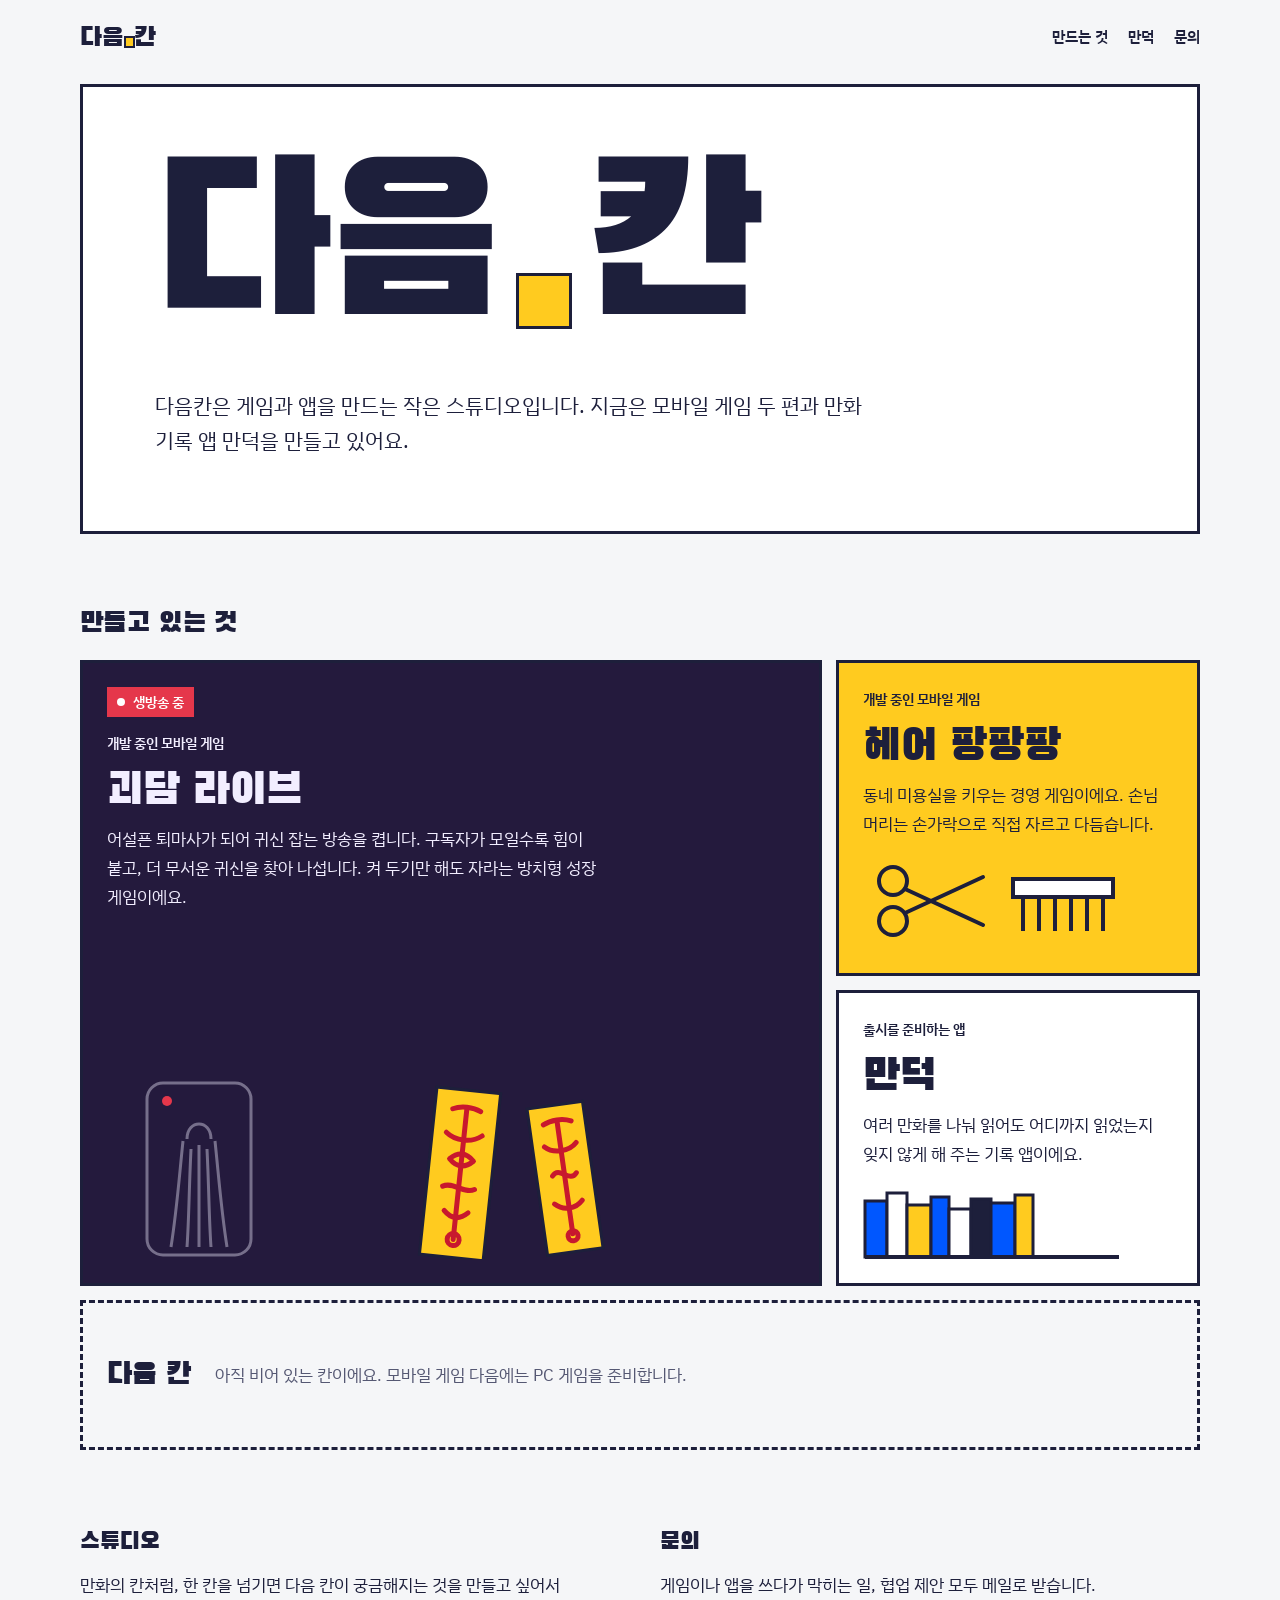
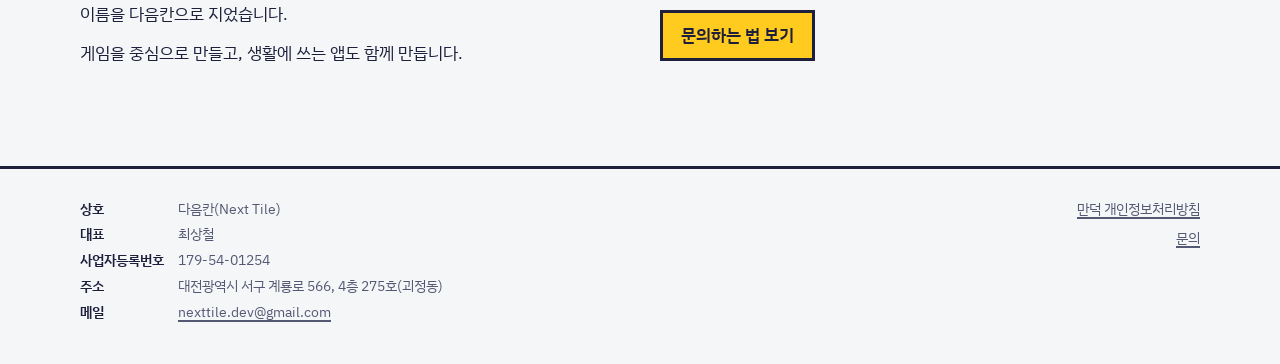
<file: index.html>
<!doctype html>
<html lang="ko">
<head>
<meta charset="utf-8">
<meta name="viewport" content="width=device-width, initial-scale=1">
<title>다음칸 | 게임과 앱을 만드는 스튜디오</title>
<meta name="description" content="다음칸(Next Tile)은 모바일 게임 괴담 라이브, 헤어 팡팡팡과 만화 기록 앱 만덕을 만드는 스튜디오입니다.">
<link rel="preconnect" href="https://fonts.googleapis.com">
<link rel="preconnect" href="https://fonts.gstatic.com" crossorigin>
<link href="https://fonts.googleapis.com/css2?family=Black+Han+Sans&family=IBM+Plex+Sans+KR:wght@400;600&display=swap" rel="stylesheet">
<link rel="stylesheet" href="/styles.css">
<link rel="icon" href="/favicon.svg" type="image/svg+xml">
</head>
<body>
<header class="wrap site-head">
  <a class="logo" href="/" aria-label="다음칸 처음으로">다음<span class="dot" aria-hidden="true"></span>칸</a>
  <nav class="site-nav" aria-label="사이트">
    <a href="/#works">만드는 것</a>
    <a href="/mandeok/">만덕</a>
    <a href="/support/">문의</a>
  </nav>
</header>

<main class="wrap">
  <section class="hero" aria-labelledby="hero-title">
    <h1 class="hero-mark" id="hero-title" aria-label="다음칸">다음<span class="dot" aria-hidden="true"></span>칸</h1>
    <p class="hero-text">다음칸은 게임과 앱을 만드는 작은 스튜디오입니다. 지금은 모바일 게임 두 편과 만화 기록 앱 만덕을 만들고 있어요.</p>
  </section>

  <h2 class="section-title" id="works">만들고 있는 것</h2>
  <div class="page">
    <article class="panel panel-ghost" aria-labelledby="ghost-title">
      <span class="live">생방송 중</span>
      <p class="status">개발 중인 모바일 게임</p>
      <h3 id="ghost-title">괴담 라이브</h3>
      <p>어설픈 퇴마사가 되어 귀신 잡는 방송을 켭니다. 구독자가 모일수록 힘이 붙고, 더 무서운 귀신을 찾아 나섭니다. 켜 두기만 해도 자라는 방치형 성장 게임이에요.</p>
      <div class="art" aria-hidden="true">
        <svg viewBox="0 0 520 180" width="520" height="180">
          <g fill="none" stroke="#F2EEFF" stroke-width="3" opacity="0.4">
            <rect x="40" y="4" width="104" height="172" rx="16"/>
            <path d="M80 60 C80 40 104 40 104 60"/>
            <path d="M76 62 C72 100 70 130 64 168"/>
            <path d="M108 62 C112 100 114 130 120 168"/>
            <path d="M84 70 C82 110 82 140 80 168"/>
            <path d="M100 70 C102 110 102 140 104 168"/>
            <path d="M92 66 V168"/>
          </g>
          <circle cx="60" cy="22" r="5" fill="#E5374B"/>
          <g transform="translate(330 8) rotate(6)">
            <rect x="0" y="0" width="64" height="168" fill="#FFCB1F" stroke="#1D1F3B" stroke-width="3"/>
            <g fill="none" stroke="#C8182E" stroke-width="5" stroke-linecap="round" stroke-linejoin="round">
              <path d="M18 20 C26 16 38 16 46 20"/><path d="M32 18 V150"/><path d="M14 44 C24 52 40 52 50 44"/>
              <path d="M20 70 C28 62 36 62 44 70 C36 78 28 78 20 70"/><path d="M16 98 C26 92 38 104 48 98"/>
              <path d="M20 122 C28 130 36 130 44 122"/><circle cx="32" cy="150" r="6"/>
            </g>
          </g>
          <g transform="translate(420 30) rotate(-8)">
            <rect x="0" y="0" width="56" height="148" fill="#FFCB1F" stroke="#1D1F3B" stroke-width="3"/>
            <g fill="none" stroke="#C8182E" stroke-width="5" stroke-linecap="round" stroke-linejoin="round">
              <path d="M14 18 C22 14 34 14 42 18"/><path d="M28 16 V130"/><path d="M12 40 C20 48 36 48 44 40"/>
              <path d="M16 70 C24 60 32 80 40 70"/><path d="M14 98 C22 106 34 106 42 98"/><circle cx="28" cy="132" r="5"/>
            </g>
          </g>
        </svg>
      </div>
    </article>

    <article class="panel panel-hair" aria-labelledby="hair-title">
      <p class="status">개발 중인 모바일 게임</p>
      <h3 id="hair-title">헤어 팡팡팡</h3>
      <p>동네 미용실을 키우는 경영 게임이에요. 손님 머리는 손가락으로 직접 자르고 다듬습니다.</p>
      <div class="art" aria-hidden="true">
        <svg viewBox="0 0 260 90" width="260" height="90">
          <g fill="none" stroke="#1D1F3B" stroke-width="4" stroke-linecap="round">
            <circle cx="30" cy="62" r="14"/><circle cx="30" cy="22" r="14"/>
            <path d="M42 54 L120 18"/><path d="M42 30 L120 66"/>
          </g>
          <g transform="translate(150 20)">
            <rect x="0" y="0" width="100" height="18" fill="#fff" stroke="#1D1F3B" stroke-width="4"/>
            <g stroke="#1D1F3B" stroke-width="4"><path d="M10 18 V52"/><path d="M26 18 V52"/><path d="M42 18 V52"/><path d="M58 18 V52"/><path d="M74 18 V52"/><path d="M90 18 V52"/></g>
          </g>
        </svg>
      </div>
    </article>

    <article class="panel panel-mandeok" aria-labelledby="mandeok-title">
      <p class="status">출시를 준비하는 앱</p>
      <h3 id="mandeok-title"><a href="/mandeok/">만덕</a></h3>
      <p>여러 만화를 나눠 읽어도 어디까지 읽었는지 잊지 않게 해 주는 기록 앱이에요.</p>
      <div class="art" aria-hidden="true">
        <svg viewBox="0 0 260 70" width="260" height="70">
          <g stroke="#1D1F3B" stroke-width="3">
            <rect x="2" y="12" width="22" height="56" fill="#0057FF"/>
            <rect x="24" y="4" width="20" height="64" fill="#fff"/>
            <rect x="44" y="16" width="24" height="52" fill="#FFCB1F"/>
            <rect x="68" y="8" width="18" height="60" fill="#0057FF"/>
            <rect x="86" y="20" width="22" height="48" fill="#fff"/>
            <rect x="108" y="10" width="20" height="58" fill="#1D1F3B"/>
            <rect x="128" y="14" width="24" height="54" fill="#0057FF"/>
            <rect x="152" y="6" width="18" height="62" fill="#FFCB1F"/>
          </g>
          <path d="M2 68 H256" stroke="#1D1F3B" stroke-width="4"/>
        </svg>
      </div>
    </article>

    <article class="panel panel-next" aria-labelledby="next-title">
      <h3 id="next-title">다음 칸</h3>
      <p>아직 비어 있는 칸이에요. 모바일 게임 다음에는 PC 게임을 준비합니다.</p>
    </article>
  </div>

  <div class="quiet">
    <section aria-labelledby="studio-title">
      <h2 id="studio-title">스튜디오</h2>
      <p>만화의 칸처럼, 한 칸을 넘기면 다음 칸이 궁금해지는 것을 만들고 싶어서 이름을 다음칸으로 지었습니다.</p>
      <p>게임을 중심으로 만들고, 생활에 쓰는 앱도 함께 만듭니다.</p>
    </section>
    <section aria-labelledby="contact-title">
      <h2 id="contact-title">문의</h2>
      <p>게임이나 앱을 쓰다가 막히는 일, 협업 제안 모두 메일로 받습니다.</p>
      <p><a class="button" href="/support/">문의하는 법 보기</a></p>
    </section>
  </div>
</main>

<footer class="site-foot">
  <div class="wrap">
    <dl>
      <dt>상호</dt><dd>다음칸(Next Tile)</dd>
      <dt>대표</dt><dd>최상철</dd>
      <dt>사업자등록번호</dt><dd>179-54-01254</dd>
      <dt>주소</dt><dd>대전광역시 서구 계룡로 566, 4층 275호(괴정동)</dd>
      <dt>메일</dt><dd><a href="mailto:nexttile.dev@gmail.com">nexttile.dev@gmail.com</a></dd>
    </dl>
    <nav aria-label="정책">
      <a href="/mandeok/privacy/">만덕 개인정보처리방침</a>
      <a href="/support/">문의</a>
    </nav>
  </div>
</footer>
</body>
</html>
</file>
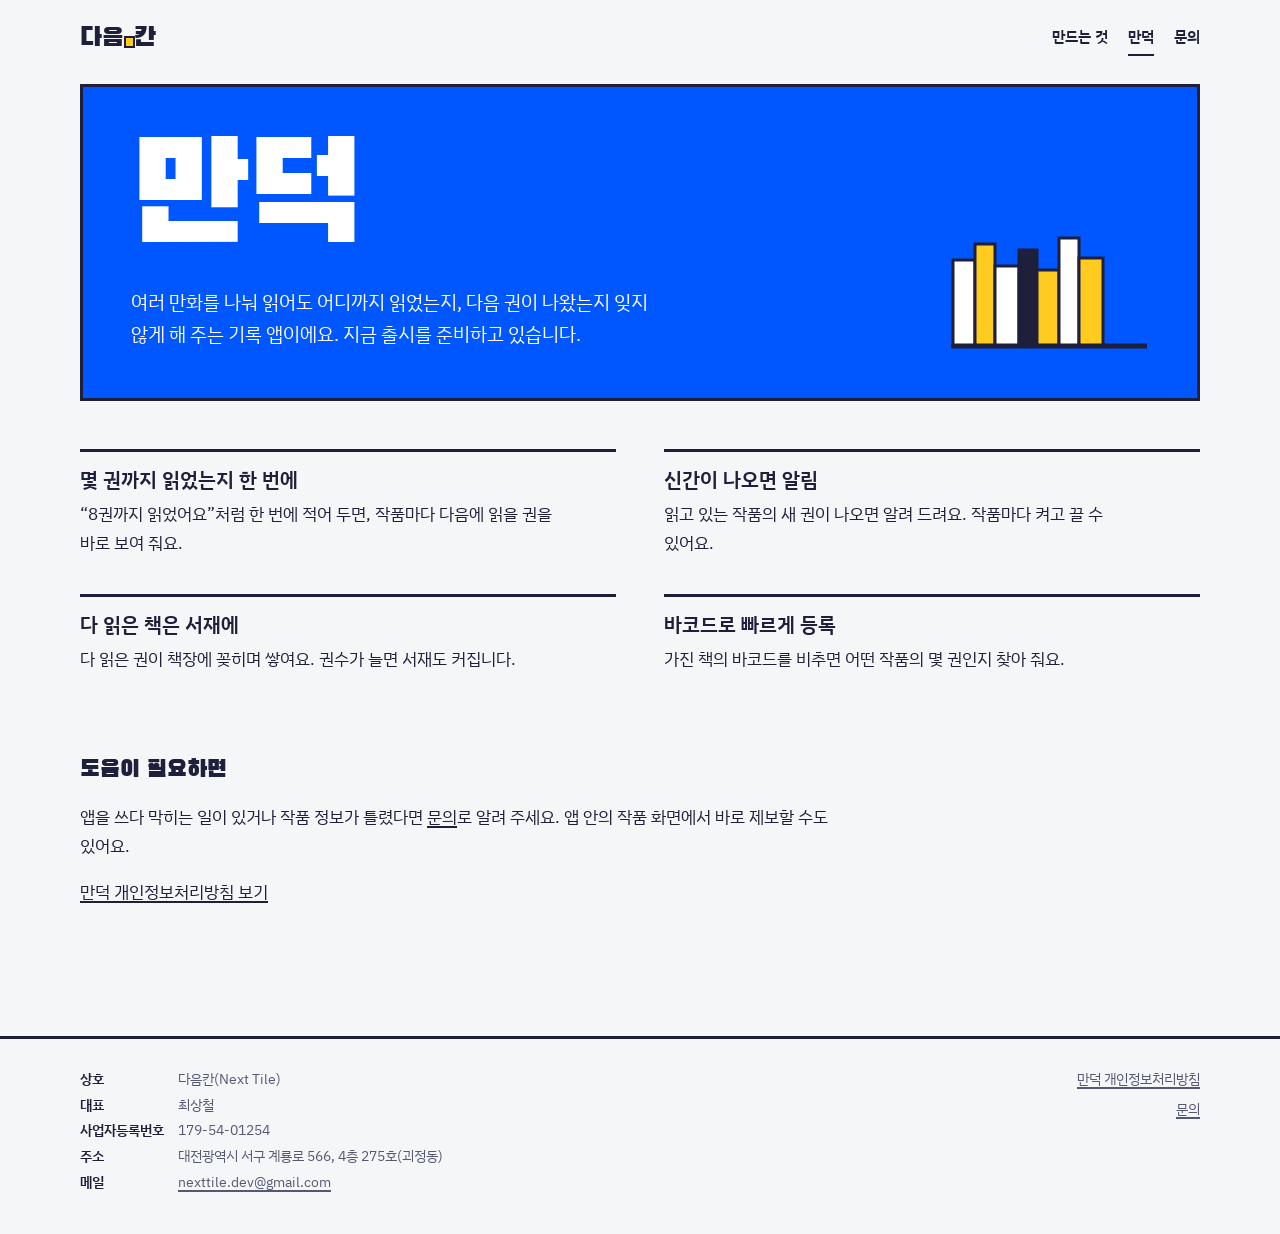
<file: mandeok/index.html>
<!doctype html>
<html lang="ko">
<head>
<meta charset="utf-8">
<meta name="viewport" content="width=device-width, initial-scale=1">
<title>만덕 | 다음칸</title>
<meta name="description" content="어디까지 읽었는지, 다음 권이 나왔는지 잊지 않게 해 주는 만화 기록 앱 만덕.">
<link rel="preconnect" href="https://fonts.googleapis.com">
<link rel="preconnect" href="https://fonts.gstatic.com" crossorigin>
<link href="https://fonts.googleapis.com/css2?family=Black+Han+Sans&family=IBM+Plex+Sans+KR:wght@400;600&display=swap" rel="stylesheet">
<link rel="stylesheet" href="/styles.css">
<link rel="icon" href="/favicon.svg" type="image/svg+xml">
</head>
<body>
<header class="wrap site-head">
  <a class="logo" href="/" aria-label="다음칸 처음으로">다음<span class="dot" aria-hidden="true"></span>칸</a>
  <nav class="site-nav" aria-label="사이트">
    <a href="/#works">만드는 것</a>
    <a href="/mandeok/" aria-current="page">만덕</a>
    <a href="/support/">문의</a>
  </nav>
</header>
<main class="wrap">
<section class="mandeok-mark" aria-labelledby="m-title">
  <div>
    <h1 id="m-title">만덕</h1>
    <p>여러 만화를 나눠 읽어도 어디까지 읽었는지, 다음 권이 나왔는지 잊지 않게 해 주는 기록 앱이에요. 지금 출시를 준비하고 있습니다.</p>
  </div>
  <svg viewBox="0 0 200 120" width="200" height="120" aria-hidden="true">
    <g stroke="#1D1F3B" stroke-width="3">
      <rect x="4" y="30" width="22" height="86" fill="#fff"/><rect x="26" y="14" width="20" height="102" fill="#FFCB1F"/>
      <rect x="46" y="36" width="24" height="80" fill="#fff"/><rect x="70" y="20" width="18" height="96" fill="#1D1F3B"/>
      <rect x="88" y="40" width="22" height="76" fill="#FFCB1F"/><rect x="110" y="8" width="20" height="108" fill="#fff"/>
      <rect x="130" y="28" width="24" height="88" fill="#FFCB1F"/>
    </g>
    <path d="M2 116 H198" stroke="#1D1F3B" stroke-width="5"/>
  </svg>
</section>
<div class="features">
  <div><h2>몇 권까지 읽었는지 한 번에</h2><p>“8권까지 읽었어요”처럼 한 번에 적어 두면, 작품마다 다음에 읽을 권을 바로 보여 줘요.</p></div>
  <div><h2>신간이 나오면 알림</h2><p>읽고 있는 작품의 새 권이 나오면 알려 드려요. 작품마다 켜고 끌 수 있어요.</p></div>
  <div><h2>다 읽은 책은 서재에</h2><p>다 읽은 권이 책장에 꽂히며 쌓여요. 권수가 늘면 서재도 커집니다.</p></div>
  <div><h2>바코드로 빠르게 등록</h2><p>가진 책의 바코드를 비추면 어떤 작품의 몇 권인지 찾아 줘요.</p></div>
</div>
<div class="doc">
  <h2>도움이 필요하면</h2>
  <p>앱을 쓰다 막히는 일이 있거나 작품 정보가 틀렸다면 <a href="/support/">문의</a>로 알려 주세요. 앱 안의 작품 화면에서 바로 제보할 수도 있어요.</p>
  <p><a href="/mandeok/privacy/">만덕 개인정보처리방침 보기</a></p>
</div>
</main>
<footer class="site-foot">
  <div class="wrap">
    <dl>
      <dt>상호</dt><dd>다음칸(Next Tile)</dd>
      <dt>대표</dt><dd>최상철</dd>
      <dt>사업자등록번호</dt><dd>179-54-01254</dd>
      <dt>주소</dt><dd>대전광역시 서구 계룡로 566, 4층 275호(괴정동)</dd>
      <dt>메일</dt><dd><a href="mailto:nexttile.dev@gmail.com">nexttile.dev@gmail.com</a></dd>
    </dl>
    <nav aria-label="정책">
      <a href="/mandeok/privacy/">만덕 개인정보처리방침</a>
      <a href="/support/">문의</a>
    </nav>
  </div>
</footer>
</body>
</html>
</file>
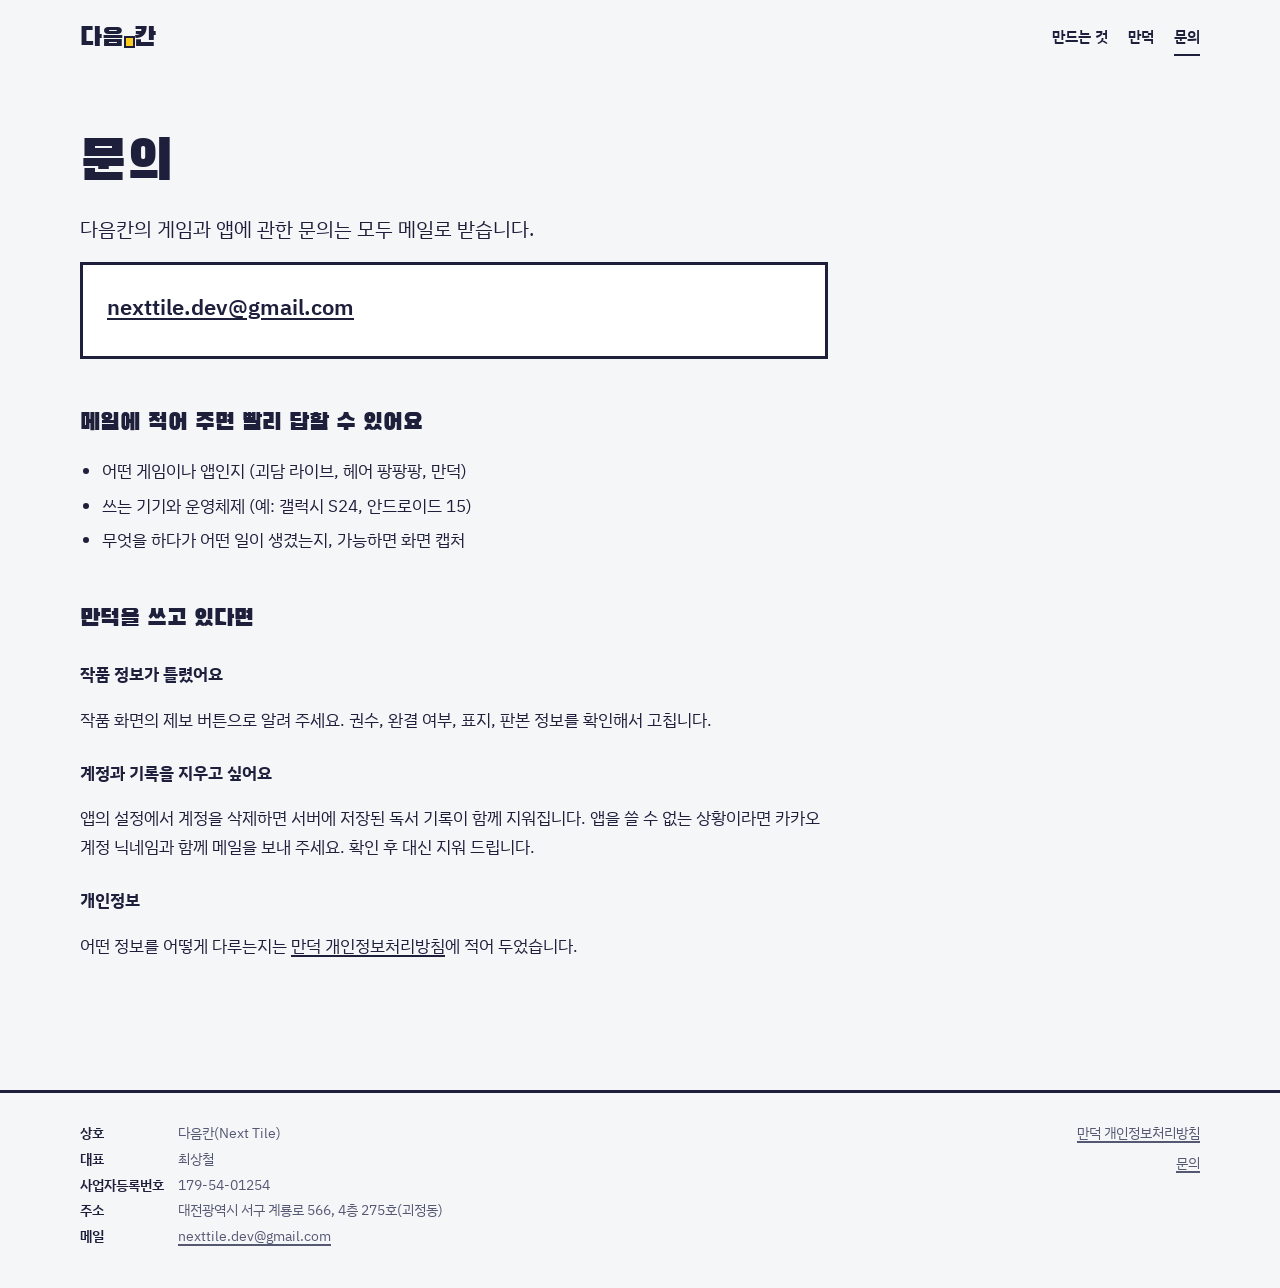
<file: support/index.html>
<!doctype html>
<html lang="ko">
<head>
<meta charset="utf-8">
<meta name="viewport" content="width=device-width, initial-scale=1">
<title>문의 | 다음칸</title>
<meta name="description" content="다음칸의 게임과 앱 문의 방법.">
<link rel="preconnect" href="https://fonts.googleapis.com">
<link rel="preconnect" href="https://fonts.gstatic.com" crossorigin>
<link href="https://fonts.googleapis.com/css2?family=Black+Han+Sans&family=IBM+Plex+Sans+KR:wght@400;600&display=swap" rel="stylesheet">
<link rel="stylesheet" href="/styles.css">
<link rel="icon" href="/favicon.svg" type="image/svg+xml">
</head>
<body>
<header class="wrap site-head">
  <a class="logo" href="/" aria-label="다음칸 처음으로">다음<span class="dot" aria-hidden="true"></span>칸</a>
  <nav class="site-nav" aria-label="사이트">
    <a href="/#works">만드는 것</a>
    <a href="/mandeok/">만덕</a>
    <a href="/support/" aria-current="page">문의</a>
  </nav>
</header>
<main class="wrap">
<div class="doc">
  <h1>문의</h1>
  <p class="lead">다음칸의 게임과 앱에 관한 문의는 모두 메일로 받습니다.</p>
  <div class="contact-box">
    <p class="mail"><a href="mailto:nexttile.dev@gmail.com">nexttile.dev@gmail.com</a></p>
  </div>
  <h2>메일에 적어 주면 빨리 답할 수 있어요</h2>
  <ul>
    <li>어떤 게임이나 앱인지 (괴담 라이브, 헤어 팡팡팡, 만덕)</li>
    <li>쓰는 기기와 운영체제 (예: 갤럭시 S24, 안드로이드 15)</li>
    <li>무엇을 하다가 어떤 일이 생겼는지, 가능하면 화면 캡처</li>
  </ul>
  <h2>만덕을 쓰고 있다면</h2>
  <h3>작품 정보가 틀렸어요</h3>
  <p>작품 화면의 제보 버튼으로 알려 주세요. 권수, 완결 여부, 표지, 판본 정보를 확인해서 고칩니다.</p>
  <h3>계정과 기록을 지우고 싶어요</h3>
  <p>앱의 설정에서 계정을 삭제하면 서버에 저장된 독서 기록이 함께 지워집니다. 앱을 쓸 수 없는 상황이라면 카카오 계정 닉네임과 함께 메일을 보내 주세요. 확인 후 대신 지워 드립니다.</p>
  <h3>개인정보</h3>
  <p>어떤 정보를 어떻게 다루는지는 <a href="/mandeok/privacy/">만덕 개인정보처리방침</a>에 적어 두었습니다.</p>
</div>
</main>
<footer class="site-foot">
  <div class="wrap">
    <dl>
      <dt>상호</dt><dd>다음칸(Next Tile)</dd>
      <dt>대표</dt><dd>최상철</dd>
      <dt>사업자등록번호</dt><dd>179-54-01254</dd>
      <dt>주소</dt><dd>대전광역시 서구 계룡로 566, 4층 275호(괴정동)</dd>
      <dt>메일</dt><dd><a href="mailto:nexttile.dev@gmail.com">nexttile.dev@gmail.com</a></dd>
    </dl>
    <nav aria-label="정책">
      <a href="/mandeok/privacy/">만덕 개인정보처리방침</a>
      <a href="/support/">문의</a>
    </nav>
  </div>
</footer>
</body>
</html>
</file>
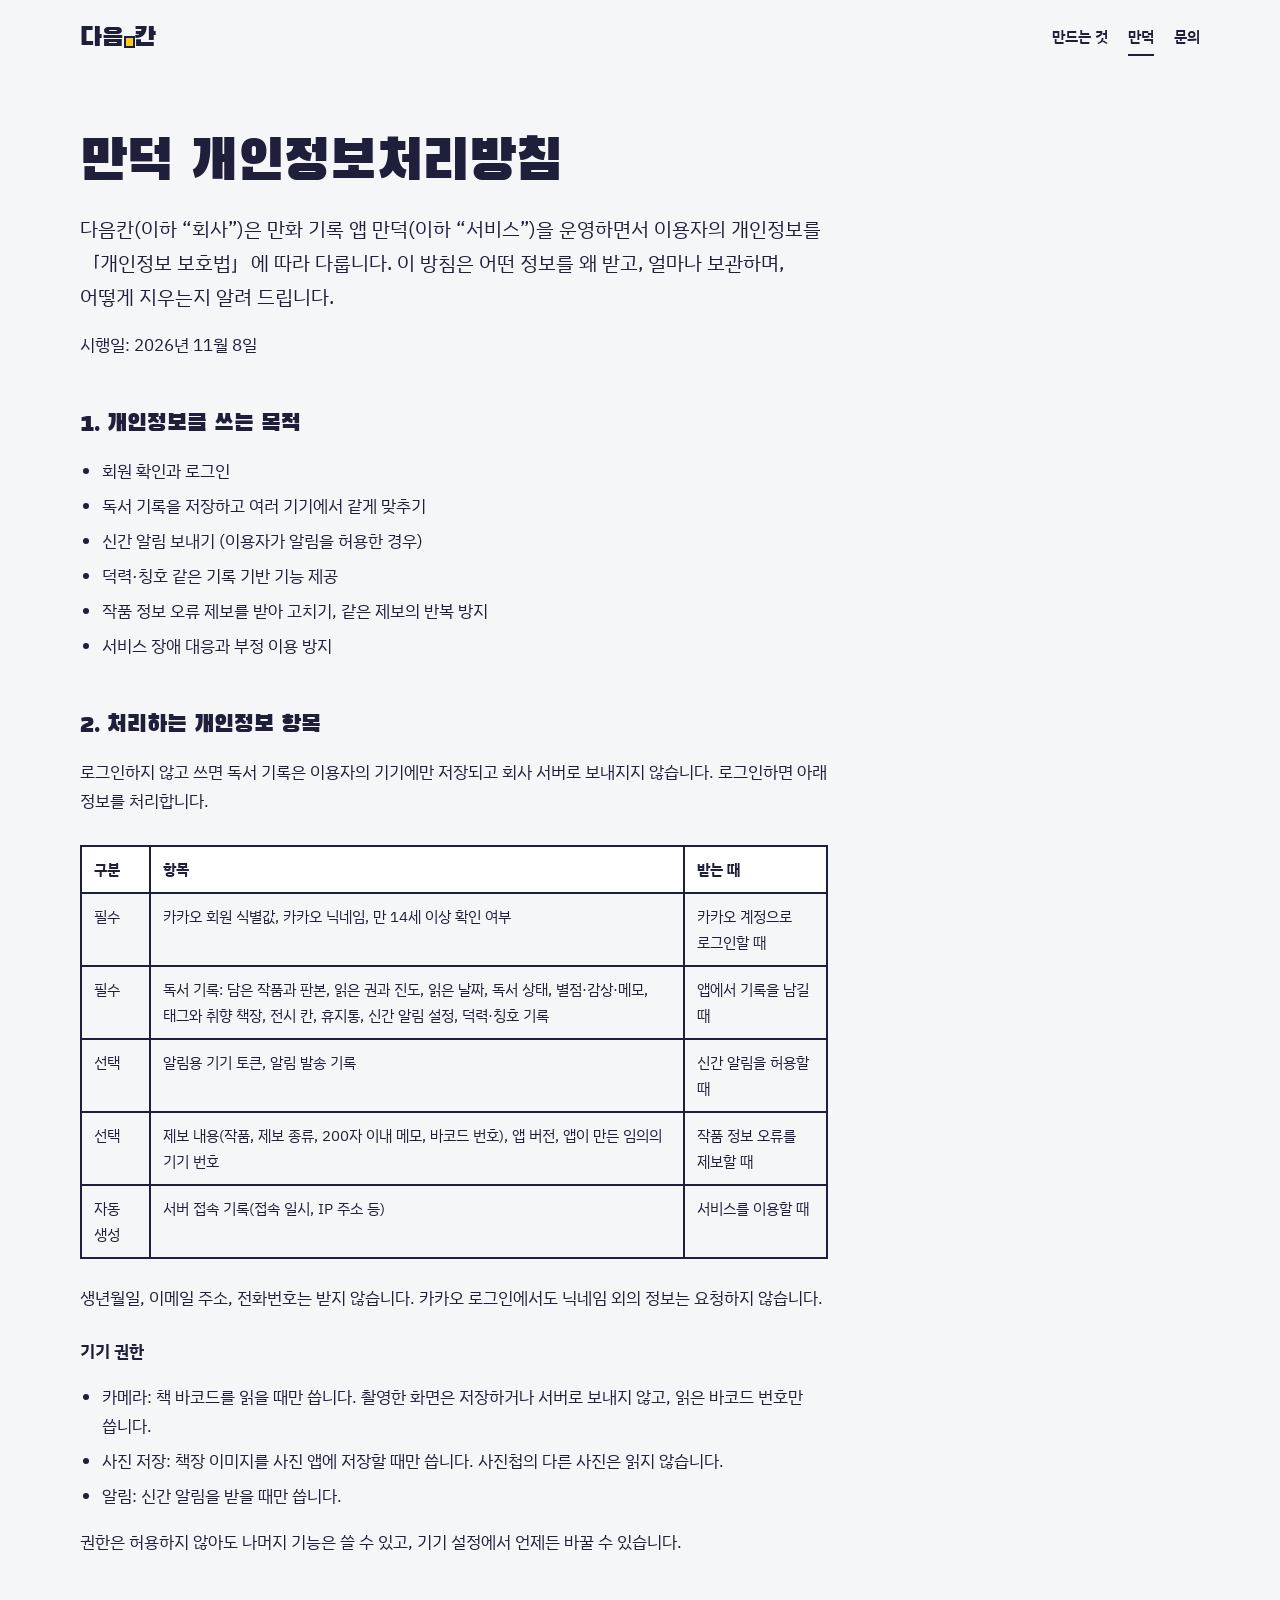
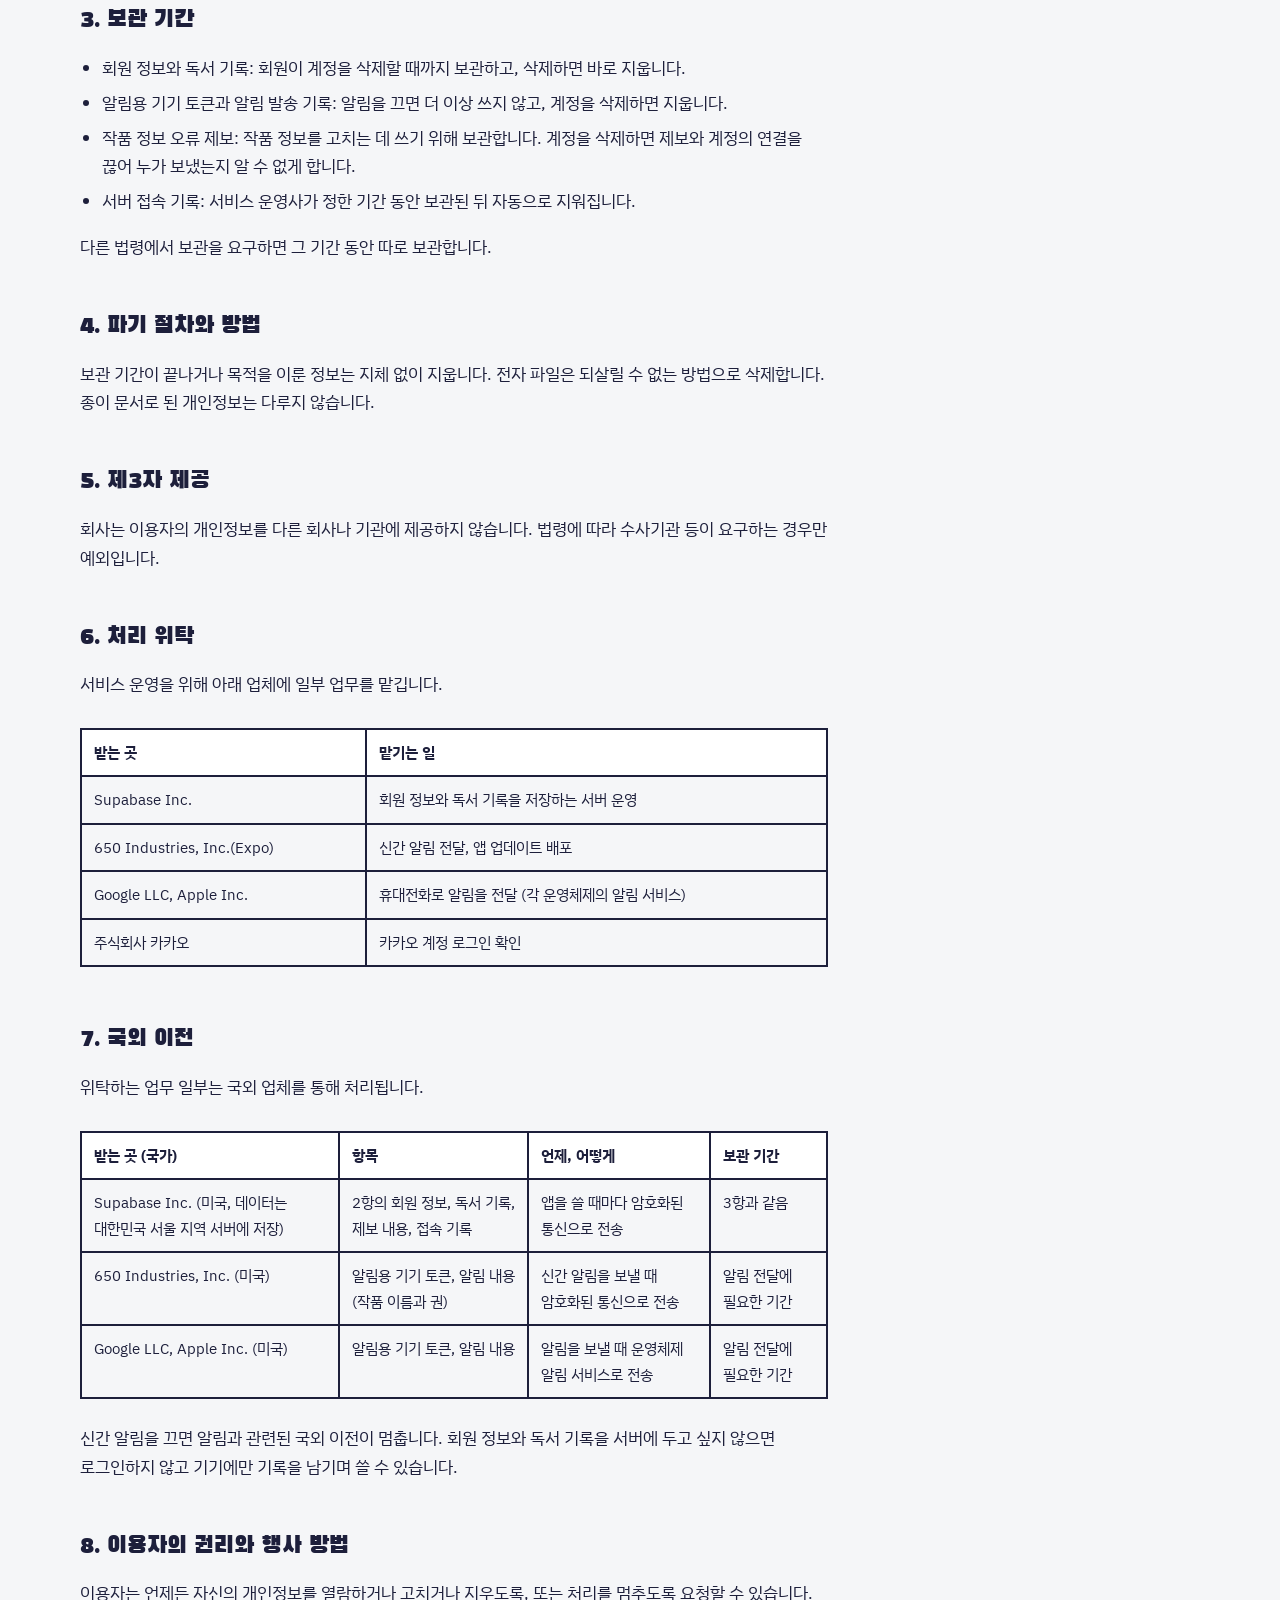
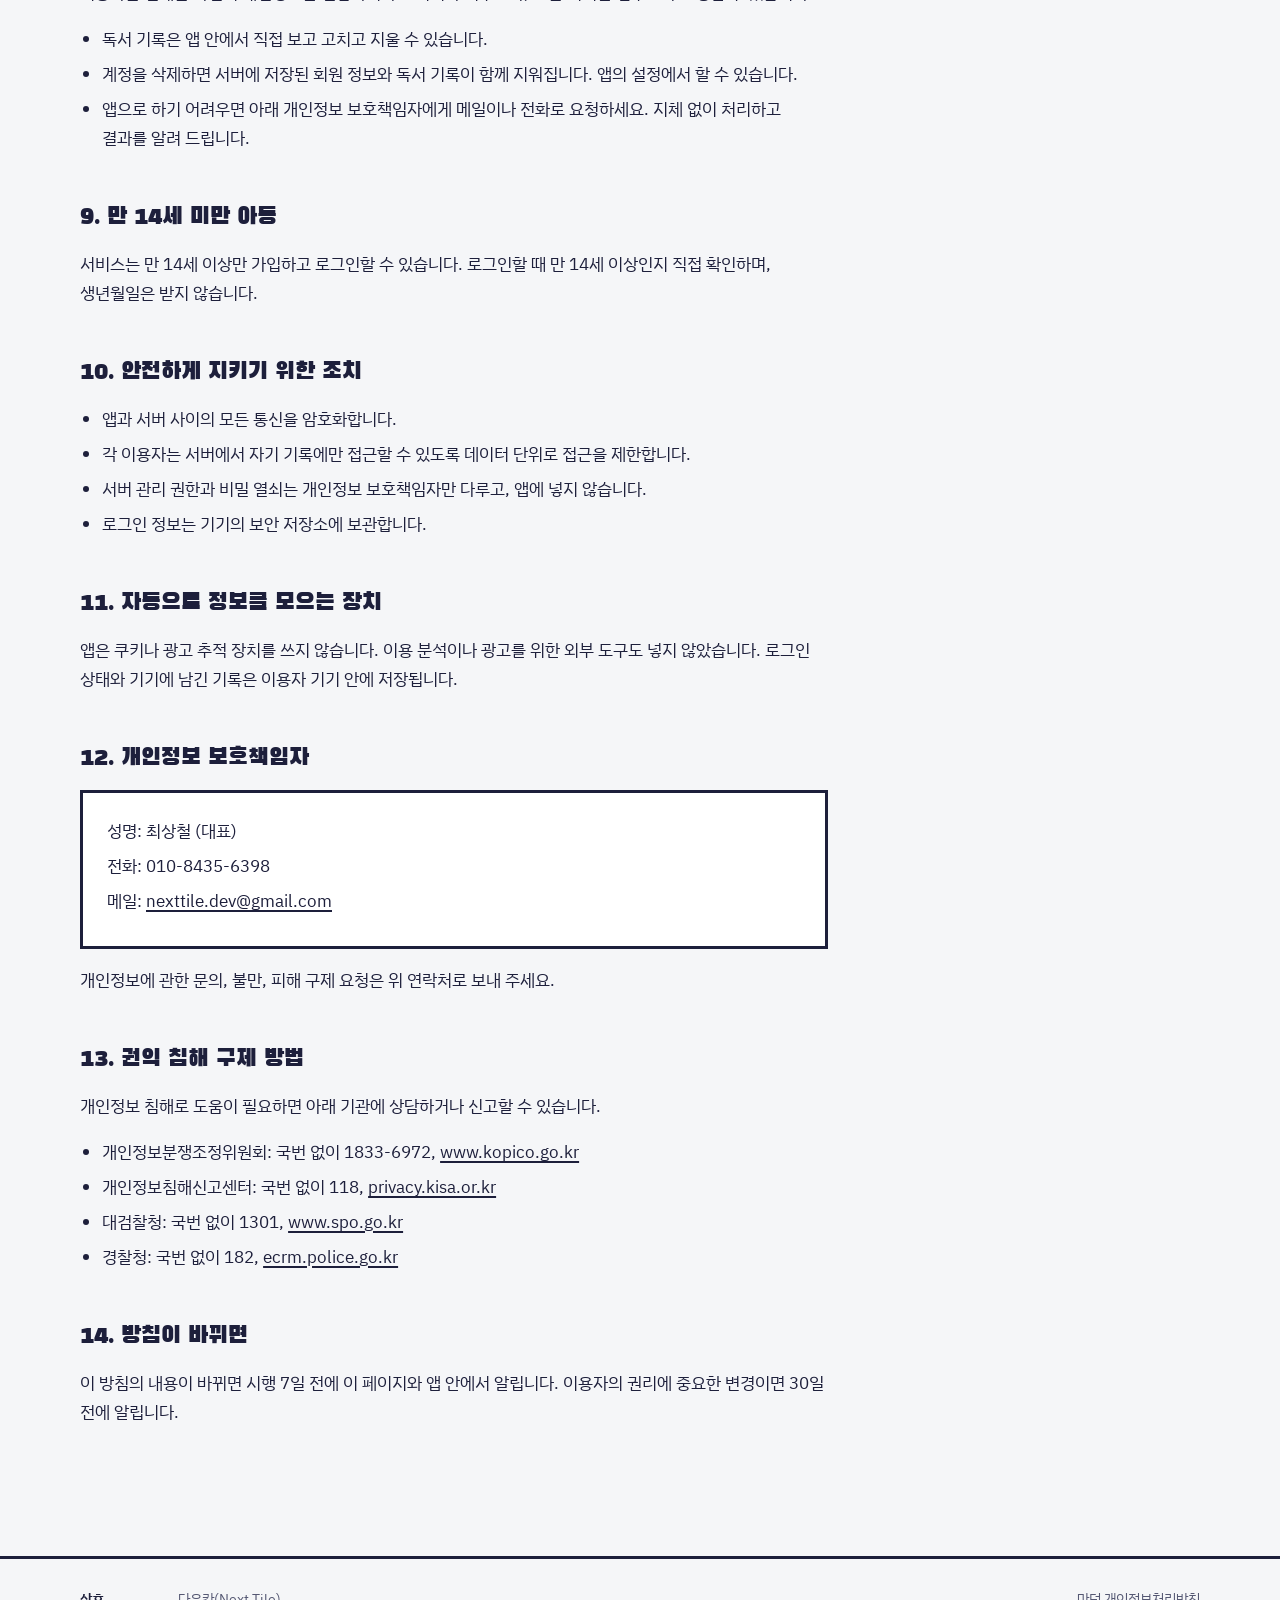
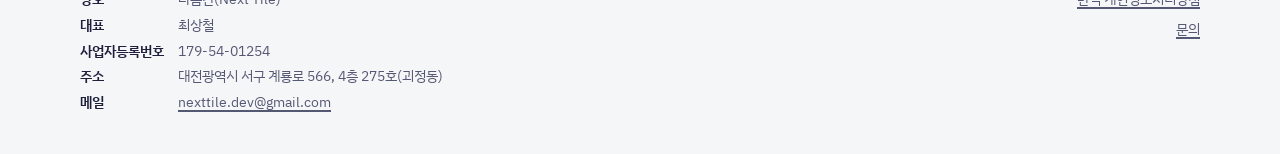
<file: mandeok/privacy/index.html>
<!doctype html>
<html lang="ko">
<head>
<meta charset="utf-8">
<meta name="viewport" content="width=device-width, initial-scale=1">
<title>만덕 개인정보처리방침 | 다음칸</title>
<meta name="description" content="만화 기록 앱 만덕의 개인정보처리방침.">
<link rel="preconnect" href="https://fonts.googleapis.com">
<link rel="preconnect" href="https://fonts.gstatic.com" crossorigin>
<link href="https://fonts.googleapis.com/css2?family=Black+Han+Sans&family=IBM+Plex+Sans+KR:wght@400;600&display=swap" rel="stylesheet">
<link rel="stylesheet" href="/styles.css">
<link rel="icon" href="/favicon.svg" type="image/svg+xml">
</head>
<body>
<header class="wrap site-head">
  <a class="logo" href="/" aria-label="다음칸 처음으로">다음<span class="dot" aria-hidden="true"></span>칸</a>
  <nav class="site-nav" aria-label="사이트">
    <a href="/#works">만드는 것</a>
    <a href="/mandeok/" aria-current="page">만덕</a>
    <a href="/support/">문의</a>
  </nav>
</header>
<main class="wrap">
<article class="doc">
  <h1>만덕 개인정보처리방침</h1>
  <p class="lead">다음칸(이하 “회사”)은 만화 기록 앱 만덕(이하 “서비스”)을 운영하면서 이용자의 개인정보를 「개인정보 보호법」에 따라 다룹니다. 이 방침은 어떤 정보를 왜 받고, 얼마나 보관하며, 어떻게 지우는지 알려 드립니다.</p>
  <p>시행일: 2026년 11월 8일</p>

  <h2>1. 개인정보를 쓰는 목적</h2>
  <ul>
    <li>회원 확인과 로그인</li>
    <li>독서 기록을 저장하고 여러 기기에서 같게 맞추기</li>
    <li>신간 알림 보내기 (이용자가 알림을 허용한 경우)</li>
    <li>덕력·칭호 같은 기록 기반 기능 제공</li>
    <li>작품 정보 오류 제보를 받아 고치기, 같은 제보의 반복 방지</li>
    <li>서비스 장애 대응과 부정 이용 방지</li>
  </ul>

  <h2>2. 처리하는 개인정보 항목</h2>
  <p>로그인하지 않고 쓰면 독서 기록은 이용자의 기기에만 저장되고 회사 서버로 보내지지 않습니다. 로그인하면 아래 정보를 처리합니다.</p>
  <div class="table-scroll"><table>
    <thead><tr><th>구분</th><th>항목</th><th>받는 때</th></tr></thead>
    <tbody>
      <tr><td>필수</td><td>카카오 회원 식별값, 카카오 닉네임, 만 14세 이상 확인 여부</td><td>카카오 계정으로 로그인할 때</td></tr>
      <tr><td>필수</td><td>독서 기록: 담은 작품과 판본, 읽은 권과 진도, 읽은 날짜, 독서 상태, 별점·감상·메모, 태그와 취향 책장, 전시 칸, 휴지통, 신간 알림 설정, 덕력·칭호 기록</td><td>앱에서 기록을 남길 때</td></tr>
      <tr><td>선택</td><td>알림용 기기 토큰, 알림 발송 기록</td><td>신간 알림을 허용할 때</td></tr>
      <tr><td>선택</td><td>제보 내용(작품, 제보 종류, 200자 이내 메모, 바코드 번호), 앱 버전, 앱이 만든 임의의 기기 번호</td><td>작품 정보 오류를 제보할 때</td></tr>
      <tr><td>자동 생성</td><td>서버 접속 기록(접속 일시, IP 주소 등)</td><td>서비스를 이용할 때</td></tr>
    </tbody>
  </table></div>
  <p>생년월일, 이메일 주소, 전화번호는 받지 않습니다. 카카오 로그인에서도 닉네임 외의 정보는 요청하지 않습니다.</p>
  <h3>기기 권한</h3>
  <ul>
    <li>카메라: 책 바코드를 읽을 때만 씁니다. 촬영한 화면은 저장하거나 서버로 보내지 않고, 읽은 바코드 번호만 씁니다.</li>
    <li>사진 저장: 책장 이미지를 사진 앱에 저장할 때만 씁니다. 사진첩의 다른 사진은 읽지 않습니다.</li>
    <li>알림: 신간 알림을 받을 때만 씁니다.</li>
  </ul>
  <p>권한은 허용하지 않아도 나머지 기능은 쓸 수 있고, 기기 설정에서 언제든 바꿀 수 있습니다.</p>

  <h2>3. 보관 기간</h2>
  <ul>
    <li>회원 정보와 독서 기록: 회원이 계정을 삭제할 때까지 보관하고, 삭제하면 바로 지웁니다.</li>
    <li>알림용 기기 토큰과 알림 발송 기록: 알림을 끄면 더 이상 쓰지 않고, 계정을 삭제하면 지웁니다.</li>
    <li>작품 정보 오류 제보: 작품 정보를 고치는 데 쓰기 위해 보관합니다. 계정을 삭제하면 제보와 계정의 연결을 끊어 누가 보냈는지 알 수 없게 합니다.</li>
    <li>서버 접속 기록: 서비스 운영사가 정한 기간 동안 보관된 뒤 자동으로 지워집니다.</li>
  </ul>
  <p>다른 법령에서 보관을 요구하면 그 기간 동안 따로 보관합니다.</p>

  <h2>4. 파기 절차와 방법</h2>
  <p>보관 기간이 끝나거나 목적을 이룬 정보는 지체 없이 지웁니다. 전자 파일은 되살릴 수 없는 방법으로 삭제합니다. 종이 문서로 된 개인정보는 다루지 않습니다.</p>

  <h2>5. 제3자 제공</h2>
  <p>회사는 이용자의 개인정보를 다른 회사나 기관에 제공하지 않습니다. 법령에 따라 수사기관 등이 요구하는 경우만 예외입니다.</p>

  <h2>6. 처리 위탁</h2>
  <p>서비스 운영을 위해 아래 업체에 일부 업무를 맡깁니다.</p>
  <div class="table-scroll"><table>
    <thead><tr><th>받는 곳</th><th>맡기는 일</th></tr></thead>
    <tbody>
      <tr><td>Supabase Inc.</td><td>회원 정보와 독서 기록을 저장하는 서버 운영</td></tr>
      <tr><td>650 Industries, Inc.(Expo)</td><td>신간 알림 전달, 앱 업데이트 배포</td></tr>
      <tr><td>Google LLC, Apple Inc.</td><td>휴대전화로 알림을 전달 (각 운영체제의 알림 서비스)</td></tr>
      <tr><td>주식회사 카카오</td><td>카카오 계정 로그인 확인</td></tr>
    </tbody>
  </table></div>

  <h2>7. 국외 이전</h2>
  <p>위탁하는 업무 일부는 국외 업체를 통해 처리됩니다.</p>
  <div class="table-scroll"><table>
    <thead><tr><th>받는 곳 (국가)</th><th>항목</th><th>언제, 어떻게</th><th>보관 기간</th></tr></thead>
    <tbody>
      <tr><td>Supabase Inc. (미국, 데이터는 대한민국 서울 지역 서버에 저장)</td><td>2항의 회원 정보, 독서 기록, 제보 내용, 접속 기록</td><td>앱을 쓸 때마다 암호화된 통신으로 전송</td><td>3항과 같음</td></tr>
      <tr><td>650 Industries, Inc. (미국)</td><td>알림용 기기 토큰, 알림 내용(작품 이름과 권)</td><td>신간 알림을 보낼 때 암호화된 통신으로 전송</td><td>알림 전달에 필요한 기간</td></tr>
      <tr><td>Google LLC, Apple Inc. (미국)</td><td>알림용 기기 토큰, 알림 내용</td><td>알림을 보낼 때 운영체제 알림 서비스로 전송</td><td>알림 전달에 필요한 기간</td></tr>
    </tbody>
  </table></div>
  <p>신간 알림을 끄면 알림과 관련된 국외 이전이 멈춥니다. 회원 정보와 독서 기록을 서버에 두고 싶지 않으면 로그인하지 않고 기기에만 기록을 남기며 쓸 수 있습니다.</p>

  <h2>8. 이용자의 권리와 행사 방법</h2>
  <p>이용자는 언제든 자신의 개인정보를 열람하거나 고치거나 지우도록, 또는 처리를 멈추도록 요청할 수 있습니다.</p>
  <ul>
    <li>독서 기록은 앱 안에서 직접 보고 고치고 지울 수 있습니다.</li>
    <li>계정을 삭제하면 서버에 저장된 회원 정보와 독서 기록이 함께 지워집니다. 앱의 설정에서 할 수 있습니다.</li>
    <li>앱으로 하기 어려우면 아래 개인정보 보호책임자에게 메일이나 전화로 요청하세요. 지체 없이 처리하고 결과를 알려 드립니다.</li>
  </ul>

  <h2>9. 만 14세 미만 아동</h2>
  <p>서비스는 만 14세 이상만 가입하고 로그인할 수 있습니다. 로그인할 때 만 14세 이상인지 직접 확인하며, 생년월일은 받지 않습니다.</p>

  <h2>10. 안전하게 지키기 위한 조치</h2>
  <ul>
    <li>앱과 서버 사이의 모든 통신을 암호화합니다.</li>
    <li>각 이용자는 서버에서 자기 기록에만 접근할 수 있도록 데이터 단위로 접근을 제한합니다.</li>
    <li>서버 관리 권한과 비밀 열쇠는 개인정보 보호책임자만 다루고, 앱에 넣지 않습니다.</li>
    <li>로그인 정보는 기기의 보안 저장소에 보관합니다.</li>
  </ul>

  <h2>11. 자동으로 정보를 모으는 장치</h2>
  <p>앱은 쿠키나 광고 추적 장치를 쓰지 않습니다. 이용 분석이나 광고를 위한 외부 도구도 넣지 않았습니다. 로그인 상태와 기기에 남긴 기록은 이용자 기기 안에 저장됩니다.</p>

  <h2>12. 개인정보 보호책임자</h2>
  <div class="contact-box">
    <p>성명: 최상철 (대표)</p>
    <p>전화: 010-8435-6398</p>
    <p>메일: <a href="mailto:nexttile.dev@gmail.com">nexttile.dev@gmail.com</a></p>
  </div>
  <p>개인정보에 관한 문의, 불만, 피해 구제 요청은 위 연락처로 보내 주세요.</p>

  <h2>13. 권익 침해 구제 방법</h2>
  <p>개인정보 침해로 도움이 필요하면 아래 기관에 상담하거나 신고할 수 있습니다.</p>
  <ul>
    <li>개인정보분쟁조정위원회: 국번 없이 1833-6972, <a href="https://www.kopico.go.kr">www.kopico.go.kr</a></li>
    <li>개인정보침해신고센터: 국번 없이 118, <a href="https://privacy.kisa.or.kr">privacy.kisa.or.kr</a></li>
    <li>대검찰청: 국번 없이 1301, <a href="https://www.spo.go.kr">www.spo.go.kr</a></li>
    <li>경찰청: 국번 없이 182, <a href="https://ecrm.police.go.kr">ecrm.police.go.kr</a></li>
  </ul>

  <h2>14. 방침이 바뀌면</h2>
  <p>이 방침의 내용이 바뀌면 시행 7일 전에 이 페이지와 앱 안에서 알립니다. 이용자의 권리에 중요한 변경이면 30일 전에 알립니다.</p>
</article>
</main>
<footer class="site-foot">
  <div class="wrap">
    <dl>
      <dt>상호</dt><dd>다음칸(Next Tile)</dd>
      <dt>대표</dt><dd>최상철</dd>
      <dt>사업자등록번호</dt><dd>179-54-01254</dd>
      <dt>주소</dt><dd>대전광역시 서구 계룡로 566, 4층 275호(괴정동)</dd>
      <dt>메일</dt><dd><a href="mailto:nexttile.dev@gmail.com">nexttile.dev@gmail.com</a></dd>
    </dl>
    <nav aria-label="정책">
      <a href="/mandeok/privacy/">만덕 개인정보처리방침</a>
      <a href="/support/">문의</a>
    </nav>
  </div>
</footer>
</body>
</html>
</file>
<file: styles.css>
/* 다음칸 사이트 공통 스타일. 계획은 DESIGN.md */
:root {
  --paper: #F5F6F8;
  --ink: #1D1F3B;
  --tile: #FFCB1F;
  --line: #C9CDD6;
  --night: #241A3D;
  --cobalt: #0057FF;
  --muted: #555873;
  --frame: 3px;
  --gutter: 14px;
  --display: "Black Han Sans", "IBM Plex Sans KR", sans-serif;
  --body: "IBM Plex Sans KR", "Apple SD Gothic Neo", "Malgun Gothic", sans-serif;
}

*, *::before, *::after { box-sizing: border-box; }

html { -webkit-text-size-adjust: 100%; }

body {
  margin: 0;
  background: var(--paper);
  color: var(--ink);
  font-family: var(--body);
  font-size: 17px;
  line-height: 1.7;
  word-break: keep-all;
  overflow-wrap: break-word;
}

a { color: inherit; text-decoration-thickness: 2px; text-underline-offset: 3px; }
a:hover { text-decoration-color: var(--tile); }

:focus-visible {
  outline: 3px solid var(--cobalt);
  outline-offset: 3px;
}

.wrap {
  width: min(1120px, 100% - 32px);
  margin-inline: auto;
}

/* 머리 */
.site-head {
  display: flex;
  align-items: center;
  justify-content: space-between;
  gap: 16px;
  padding-block: 20px;
}

.logo {
  font-family: var(--display);
  font-size: 26px;
  line-height: 1;
  text-decoration: none;
  display: inline-flex;
  align-items: baseline;
}

.logo .dot {
  display: inline-block;
  width: 0.28em;
  height: 0.28em;
  margin-inline: 0.06em;
  background: var(--tile);
  outline: 2px solid var(--ink);
}

.site-nav { display: flex; gap: 20px; font-size: 15px; font-weight: 600; }
.site-nav a { text-decoration: none; padding-block: 4px; border-bottom: 2px solid transparent; }
.site-nav a:hover, .site-nav a[aria-current="page"] { border-bottom-color: var(--ink); }

/* 첫 화면: 큰 칸 하나 */
.hero {
  border: var(--frame) solid var(--ink);
  background: #fff;
  padding: clamp(28px, 6vw, 72px);
  margin-top: 8px;
}

.hero-mark {
  font-family: var(--display);
  font-weight: 400;
  font-size: clamp(76px, 17vw, 210px);
  line-height: 0.9;
  letter-spacing: -0.01em;
  margin: 0;
  display: flex;
  align-items: flex-end;
}

.hero-mark .dot {
  display: inline-block;
  width: 0.24em;
  height: 0.24em;
  margin: 0 0.08em 0.1em;
  background: var(--tile);
  outline: var(--frame) solid var(--ink);
  animation: land 900ms cubic-bezier(.2, .9, .3, 1.2) 250ms both;
}

@keyframes land {
  from { transform: translateY(-1.4em) rotate(-25deg); }
  to { transform: none; }
}

.hero-text {
  max-width: 34em;
  margin: clamp(24px, 4vw, 40px) 0 0;
  font-size: clamp(18px, 2.2vw, 21px);
}

/* 만들고 있는 것: 만화 한 페이지 */
.section-title {
  font-family: var(--display);
  font-weight: 400;
  font-size: 28px;
  line-height: 1.3;
  margin: 72px 0 18px;
}

.page {
  display: grid;
  grid-template-columns: repeat(6, 1fr);
  grid-auto-rows: minmax(150px, auto);
  gap: var(--gutter);
}

.panel {
  position: relative;
  border: var(--frame) solid var(--ink);
  background: #fff;
  padding: 24px;
  display: flex;
  flex-direction: column;
  min-width: 0;
}

.panel h3 {
  font-family: var(--display);
  font-weight: 400;
  font-size: clamp(30px, 4vw, 44px);
  line-height: 1.1;
  margin: 0;
}

.panel p { margin: 10px 0 0; max-width: 30em; }

.panel .status {
  font-size: 14px;
  font-weight: 600;
  margin: 0 0 12px;
}

.panel .art { margin-top: auto; padding-top: 20px; }
.panel .art svg { display: block; max-width: 100%; height: auto; }

.panel-ghost {
  grid-column: 1 / 5;
  grid-row: 1 / 3;
  background: var(--night);
  color: #F2EEFF;
}

.panel-ghost .live {
  display: inline-flex;
  align-items: center;
  gap: 8px;
  align-self: flex-start;
  font-size: 14px;
  font-weight: 600;
  background: #E5374B;
  color: #fff;
  padding: 3px 10px;
  margin-bottom: 14px;
}

.panel-ghost .live::before {
  content: "";
  width: 8px;
  height: 8px;
  border-radius: 50%;
  background: #fff;
}

.panel-hair {
  grid-column: 5 / 7;
  grid-row: 1 / 2;
  background: var(--tile);
}

.panel-mandeok {
  grid-column: 5 / 7;
  grid-row: 2 / 3;
}

.panel-mandeok h3 a { text-decoration: none; }
.panel-mandeok h3 a:hover { color: var(--cobalt); }

.panel-next {
  grid-column: 1 / 7;
  border-style: dashed;
  background: transparent;
  flex-direction: row;
  align-items: center;
  gap: 24px;
  flex-wrap: wrap;
}

.panel-next h3 { font-size: 30px; }
.panel-next p { margin: 0; color: var(--muted); }

/* 조용한 부분 */
.quiet {
  display: grid;
  grid-template-columns: repeat(2, minmax(0, 1fr));
  gap: 40px;
  margin-top: 72px;
}

.quiet h2 {
  font-family: var(--display);
  font-weight: 400;
  font-size: 24px;
  margin: 0 0 8px;
}

.quiet p { margin: 0 0 10px; max-width: 30em; }

.button {
  display: inline-block;
  font-weight: 600;
  text-decoration: none;
  border: var(--frame) solid var(--ink);
  background: var(--tile);
  padding: 8px 18px;
}

.button:hover { background: #fff; }

/* 본문 쪽 (만덕, 문의, 개인정보처리방침) */
.doc {
  max-width: 44em;
  padding-block: 32px 24px;
}

.doc h1 {
  font-family: var(--display);
  font-weight: 400;
  font-size: clamp(36px, 6vw, 56px);
  line-height: 1.15;
  margin: 24px 0 16px;
}

.doc h2 {
  font-family: var(--display);
  font-weight: 400;
  font-size: 24px;
  line-height: 1.35;
  margin: 48px 0 10px;
}

.doc h3 { font-size: 17px; margin: 24px 0 6px; }

.doc .lead { font-size: 20px; margin: 0 0 8px; }

.doc ul, .doc ol { padding-left: 1.3em; }
.doc li { margin-bottom: 6px; }

.doc table {
  width: 100%;
  border-collapse: collapse;
  font-size: 15px;
  margin: 12px 0 8px;
}

.doc th, .doc td {
  text-align: left;
  vertical-align: top;
  border: 2px solid var(--ink);
  padding: 10px 12px;
}

.doc th { background: #fff; }

.table-scroll { overflow-x: auto; }

.mandeok-mark {
  border: var(--frame) solid var(--ink);
  background: var(--cobalt);
  color: #fff;
  padding: clamp(24px, 5vw, 48px);
  margin-top: 8px;
  display: flex;
  align-items: flex-end;
  justify-content: space-between;
  gap: 24px;
  flex-wrap: wrap;
}

.mandeok-mark h1 {
  font-family: var(--display);
  font-weight: 400;
  font-size: clamp(64px, 12vw, 140px);
  line-height: 0.95;
  margin: 0 0 18px;
}

.mandeok-mark p { margin: 0; max-width: 28em; font-size: 19px; }
.mandeok-mark svg { flex: none; max-width: 40%; height: auto; }

/* 기능 설명: 상자 대신 굵은 먹선 하나로 나눔 */
.features {
  display: grid;
  grid-template-columns: repeat(2, minmax(0, 1fr));
  gap: 36px 48px;
  margin-top: 48px;
}

.features > div { border-top: var(--frame) solid var(--ink); padding-top: 14px; }
.features h2 { margin: 0 0 6px; font-size: 20px; font-weight: 600; line-height: 1.4; }
.features p { margin: 0; max-width: 28em; }

.contact-box {
  border: var(--frame) solid var(--ink);
  background: #fff;
  padding: 24px;
  margin-top: 16px;
}

.contact-box p { margin: 0 0 6px; }
.contact-box .mail { font-size: 22px; font-weight: 600; }

/* 바닥 */
.site-foot {
  border-top: var(--frame) solid var(--ink);
  margin-top: 88px;
  padding-block: 28px 40px;
  font-size: 14px;
  color: var(--muted);
}

.site-foot .wrap { display: grid; grid-template-columns: 1fr auto; gap: 24px; }
.site-foot dl { margin: 0; display: grid; grid-template-columns: auto 1fr; gap: 2px 14px; }
.site-foot dt { font-weight: 600; color: var(--ink); }
.site-foot dd { margin: 0; }
.site-foot nav { display: flex; flex-direction: column; gap: 6px; align-items: flex-end; }

@media (max-width: 760px) {
  body { font-size: 16px; }
  .page { grid-template-columns: 1fr; grid-auto-rows: auto; }
  .panel-ghost, .panel-hair, .panel-mandeok, .panel-next { grid-column: 1; grid-row: auto; }
  .panel-ghost { min-height: 380px; }
  .quiet, .features { grid-template-columns: 1fr; }
  .site-head { flex-wrap: wrap; }
  .site-foot .wrap { grid-template-columns: 1fr; }
  .site-foot nav { align-items: flex-start; }
}

@media (prefers-reduced-motion: reduce) {
  .hero-mark .dot { animation: none; }
}
</file>
